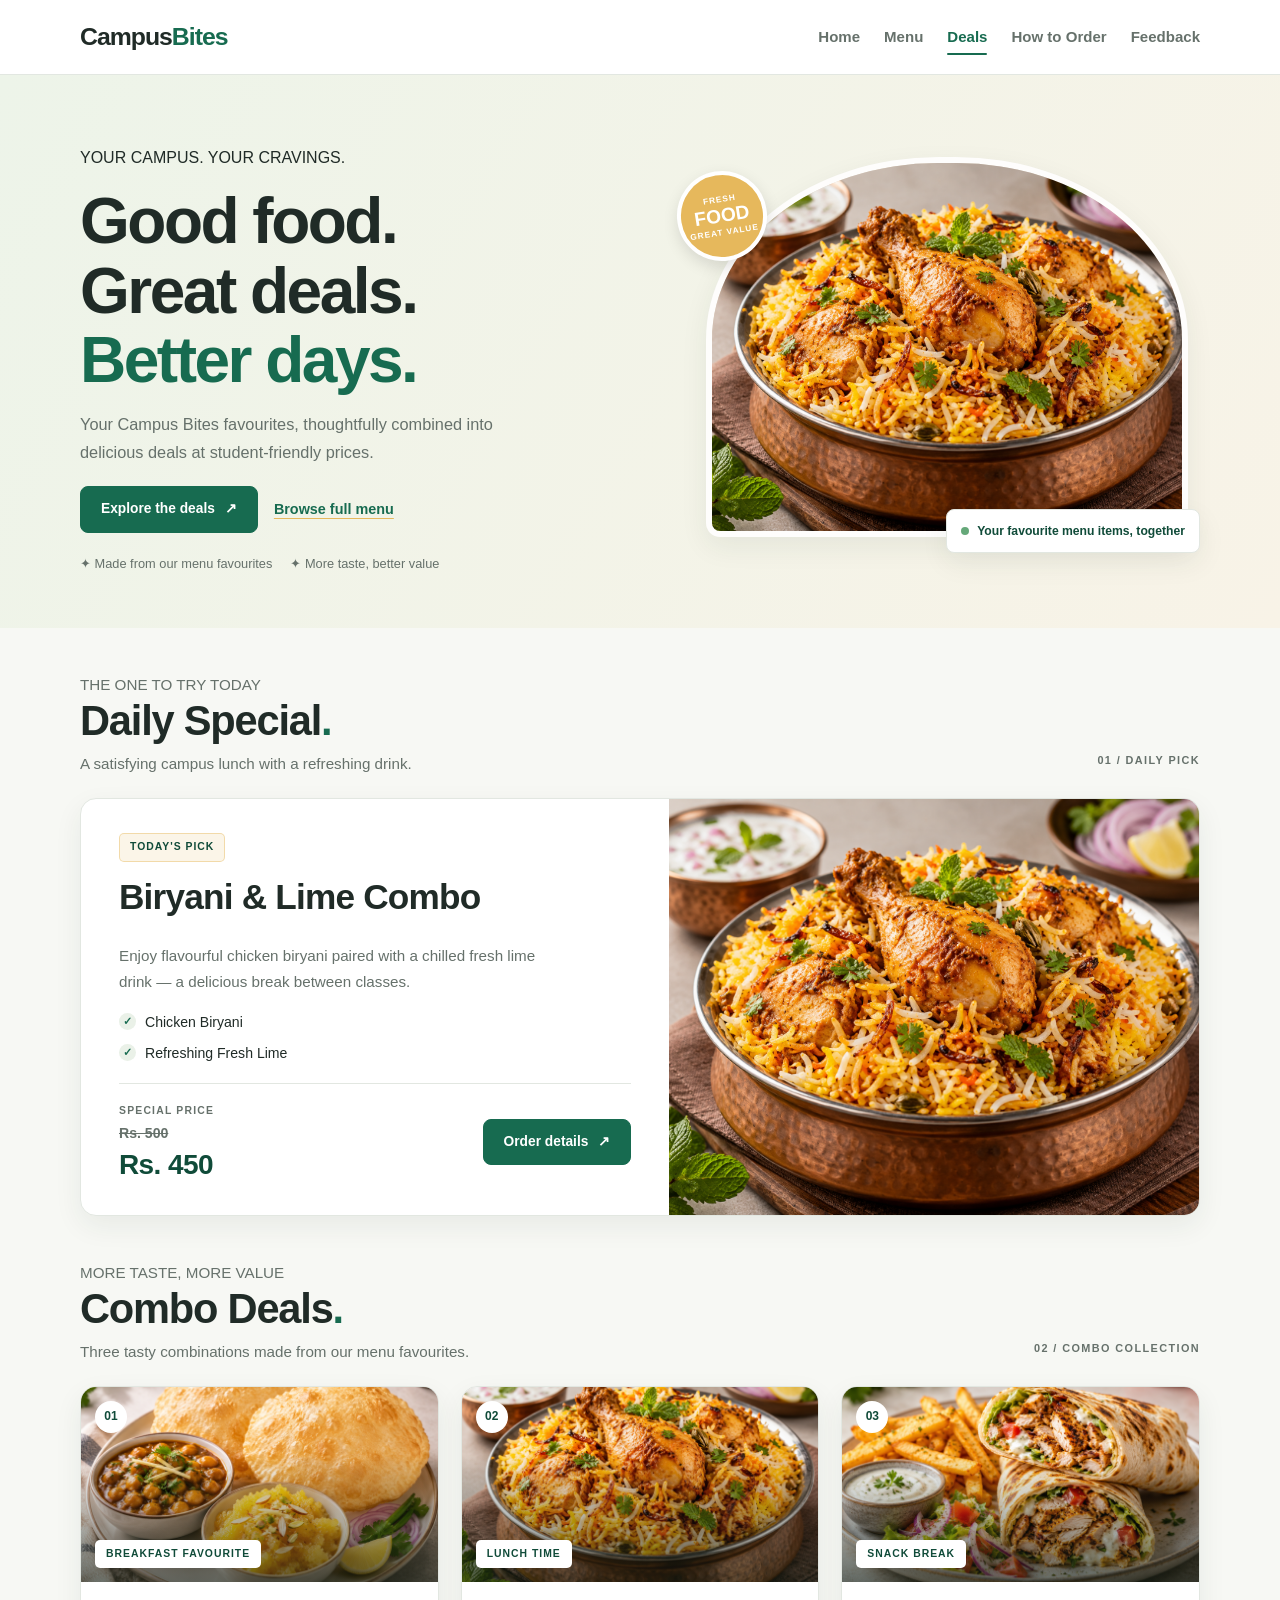
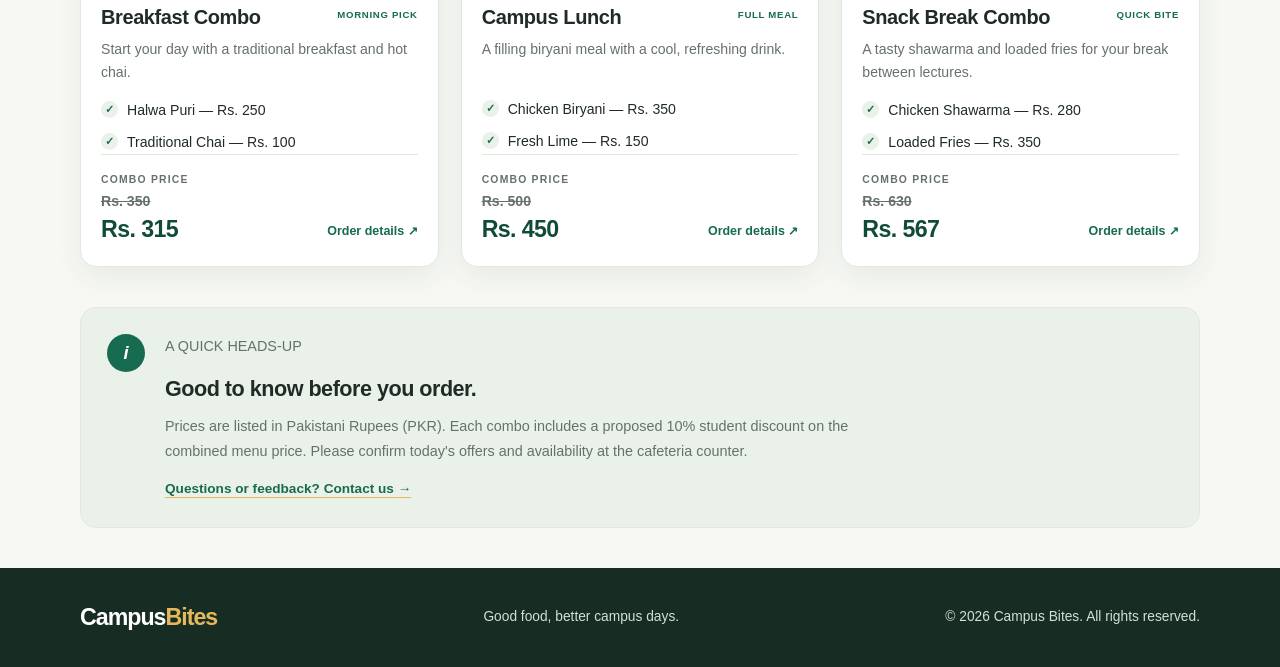
<file: src/deals.html>
<!DOCTYPE html>
<html lang="en">
<head>
    <meta charset="UTF-8">
    <meta name="viewport" content="width=device-width, initial-scale=1.0">
    <meta name="description" content="Explore student-friendly meal deals made from the Campus Bites menu.">
    <meta name="theme-color" content="#176b50">
    <title>Daily Specials &amp; Deals | Campus Bites</title>
    <link rel="stylesheet" href="../styles/style.css">
</head>

<body class="deals-page">
    <!-- Shared site navigation -->
    <header class="site-header">
        <div class="container header-inner">
            <a href="index.html" class="brand" aria-label="Campus Bites home">Campus<span>Bites</span></a>
            <nav class="site-nav" aria-label="Main navigation">
                <a href="index.html">Home</a>
                <a href="menu.html">Menu</a>
                <a href="deals.html" class="active" aria-current="page">Deals</a>
                <a href="order.html">How to Order</a>
                <a href="feedback.html">Feedback</a>
            </nav>
        </div>
    </header>

    <main>
        <!-- Deals hero -->
        <section class="deals-hero">
            <div class="deals-container deals-hero-grid">
                <div class="deals-hero-copy">
                    <p class="deals-eyebrow">YOUR CAMPUS. YOUR CRAVINGS.</p>
                    <h1>Good food.<br>Great deals.<br><span>Better days.</span></h1>
                    <p class="deals-hero-description">
                        Your Campus Bites favourites, thoughtfully combined
                        into delicious deals at student-friendly prices.
                    </p>
                    <div class="deals-hero-actions">
                        <a href="#combo-deals" class="deals-button">Explore the deals <span aria-hidden="true">↗</span></a>
                        <a href="menu.html" class="deals-secondary-link">Browse full menu</a>
                    </div>
                    <div class="deals-highlights">
                        <span>✦ Made from our menu favourites</span>
                        <span>✦ More taste, better value</span>
                    </div>
                </div>

                <div class="deals-hero-visual">
                    <div class="deals-hero-photo">
                        <img src="../images/ chicken-biryani.png" alt="Campus Bites chicken biryani" fetchpriority="high">
                    </div>
                    <div class="deals-hero-stamp" aria-label="Fresh food, great value">
                        <span>FRESH</span>
                        <strong>FOOD</strong>
                        <span>GREAT VALUE</span>
                    </div>
                    <div class="deals-hero-caption">
                        <span class="deals-status-dot"></span>
                        Your favourite menu items, together
                    </div>
                </div>
            </div>
        </section>

        <!-- Daily special: Chicken Biryani + Fresh Lime -->
        <section class="deals-section deals-container" aria-labelledby="special-heading">
            <div class="deals-section-heading">
                <div>
                    <p class="deals-eyebrow">THE ONE TO TRY TODAY</p>
                    <h2 id="special-heading">Daily Special<span>.</span></h2>
                    <p>A satisfying campus lunch with a refreshing drink.</p>
                </div>
                <span class="deals-section-index">01 / DAILY PICK</span>
            </div>

            <article class="daily-special-card">
                <div class="daily-special-content">
                    <span class="deals-tag">TODAY'S PICK</span>
                    <h3>Biryani &amp; Lime Combo</h3>
                    <p class="daily-special-description">
                        Enjoy flavourful chicken biryani paired with a chilled
                        fresh lime drink — a delicious break between classes.
                    </p>
                    <ul class="deals-feature-list">
                        <li>Chicken Biryani</li>
                        <li>Refreshing Fresh Lime</li>
                    </ul>
                    <div class="deals-price-row">
                        <div>
                            <span class="deals-price-label">SPECIAL PRICE</span>
                            <del class="deals-original-price">Rs. 500</del>
                            <p class="deals-price">Rs. 450</p>
                        </div>
                        <a href="order.html" class="deals-button">Order details <span aria-hidden="true">↗</span></a>
                    </div>
                </div>
                <div class="daily-special-art">
                    <img class="daily-special-photo" src="../images/ chicken-biryani.png" alt="Chicken biryani served with raita">
                </div>
            </article>
        </section>

        <!-- Combo deals: all items and images are from the Menu page -->
        <section class="deals-section deals-container" id="combo-deals" aria-labelledby="combo-heading">
            <div class="deals-section-heading">
                <div>
                    <p class="deals-eyebrow">MORE TASTE, MORE VALUE</p>
                    <h2 id="combo-heading">Combo Deals<span>.</span></h2>
                    <p>Three tasty combinations made from our menu favourites.</p>
                </div>
                <span class="deals-section-index">02 / COMBO COLLECTION</span>
            </div>

            <div class="combo-grid">
                <!-- Breakfast combo: Rs. 250 + Rs. 100 = Rs. 350; 10% offer = Rs. 315 -->
                <article class="combo-card">
                    <div class="combo-card-top">
                        <img src="../images/halwa-puri.png" alt="Traditional halwa puri breakfast" loading="lazy">
                        <span class="combo-number">01</span>
                        <span class="deals-tag combo-image-tag">BREAKFAST FAVOURITE</span>
                    </div>
                    <div class="combo-card-body">
                        <div class="combo-card-title-row">
                            <h3>Breakfast Combo</h3>
                            <span class="combo-type">MORNING PICK</span>
                        </div>
                        <p class="combo-description">Start your day with a traditional breakfast and hot chai.</p>
                        <ul class="deals-feature-list">
                            <li>Halwa Puri — Rs. 250</li>
                            <li>Traditional Chai — Rs. 100</li>
                        </ul>
                        <div class="combo-card-footer">
                            <div>
                                <span class="deals-price-label">COMBO PRICE</span>
                                <del class="deals-original-price">Rs. 350</del>
                                <p class="deals-price">Rs. 315</p>
                            </div>
                            <a href="order.html" class="deals-text-link">Order details <span aria-hidden="true">↗</span></a>
                        </div>
                    </div>
                </article>

                <!-- Lunch combo: Rs. 350 + Rs. 150 = Rs. 500; 10% offer = Rs. 450 -->
                <article class="combo-card">
                    <div class="combo-card-top">
                        <img src="../images/chicken-biryani-clean.png" alt="Chicken biryani with raita" loading="lazy">
                        <span class="combo-number">02</span>
                        <span class="deals-tag combo-image-tag">LUNCH TIME</span>
                    </div>
                    <div class="combo-card-body">
                        <div class="combo-card-title-row">
                            <h3>Campus Lunch</h3>
                            <span class="combo-type">FULL MEAL</span>
                        </div>
                        <p class="combo-description">A filling biryani meal with a cool, refreshing drink.</p>
                        <ul class="deals-feature-list">
                            <li>Chicken Biryani — Rs. 350</li>
                            <li>Fresh Lime — Rs. 150</li>
                        </ul>
                        <div class="combo-card-footer">
                            <div>
                                <span class="deals-price-label">COMBO PRICE</span>
                                <del class="deals-original-price">Rs. 500</del>
                                <p class="deals-price">Rs. 450</p>
                            </div>
                            <a href="order.html" class="deals-text-link">Order details <span aria-hidden="true">↗</span></a>
                        </div>
                    </div>
                </article>

                <!-- Snack combo: Rs. 280 + Rs. 350 = Rs. 630; 10% offer = Rs. 567 -->
                <article class="combo-card">
                    <div class="combo-card-top">
                        <img src="../images/chicken-shawarma.png" alt="Chicken shawarma wrap" loading="lazy">
                        <span class="combo-number">03</span>
                        <span class="deals-tag combo-image-tag">SNACK BREAK</span>
                    </div>
                    <div class="combo-card-body">
                        <div class="combo-card-title-row">
                            <h3>Snack Break Combo</h3>
                            <span class="combo-type">QUICK BITE</span>
                        </div>
                        <p class="combo-description">A tasty shawarma and loaded fries for your break between lectures.</p>
                        <ul class="deals-feature-list">
                            <li>Chicken Shawarma — Rs. 280</li>
                            <li>Loaded Fries — Rs. 350</li>
                        </ul>
                        <div class="combo-card-footer">
                            <div>
                                <span class="deals-price-label">COMBO PRICE</span>
                                <del class="deals-original-price">Rs. 630</del>
                                <p class="deals-price">Rs. 567</p>
                            </div>
                            <a href="order.html" class="deals-text-link">Order details <span aria-hidden="true">↗</span></a>
                        </div>
                    </div>
                </article>
            </div>
        </section>

        <!-- Ordering information -->
        <section class="deals-note deals-container" aria-labelledby="deals-note-heading">
            <div class="deals-note-icon" aria-hidden="true">i</div>
            <div class="deals-note-content">
                <p class="deals-eyebrow">A QUICK HEADS-UP</p>
                <h2 id="deals-note-heading">Good to know before you order.</h2>
                <p>
                    Prices are listed in Pakistani Rupees (PKR). Each combo
                    includes a proposed 10% student discount on the combined
                    menu price. Please confirm today's offers and availability
                    at the cafeteria counter.
                </p>
                <a href="feedback.html">Questions or feedback? Contact us <span aria-hidden="true">→</span></a>
            </div>
        </section>
    </main>

    <!-- Shared site footer -->
    <footer class="site-footer">
        <div class="container footer-inner">
            <a href="index.html" class="brand footer-brand" aria-label="Campus Bites home">Campus<span>Bites</span></a>
            <p>Good food, better campus days.</p>
            <p>&copy; 2026 Campus Bites. All rights reserved.</p>
        </div>
    </footer>
</body>
</html>
</file>
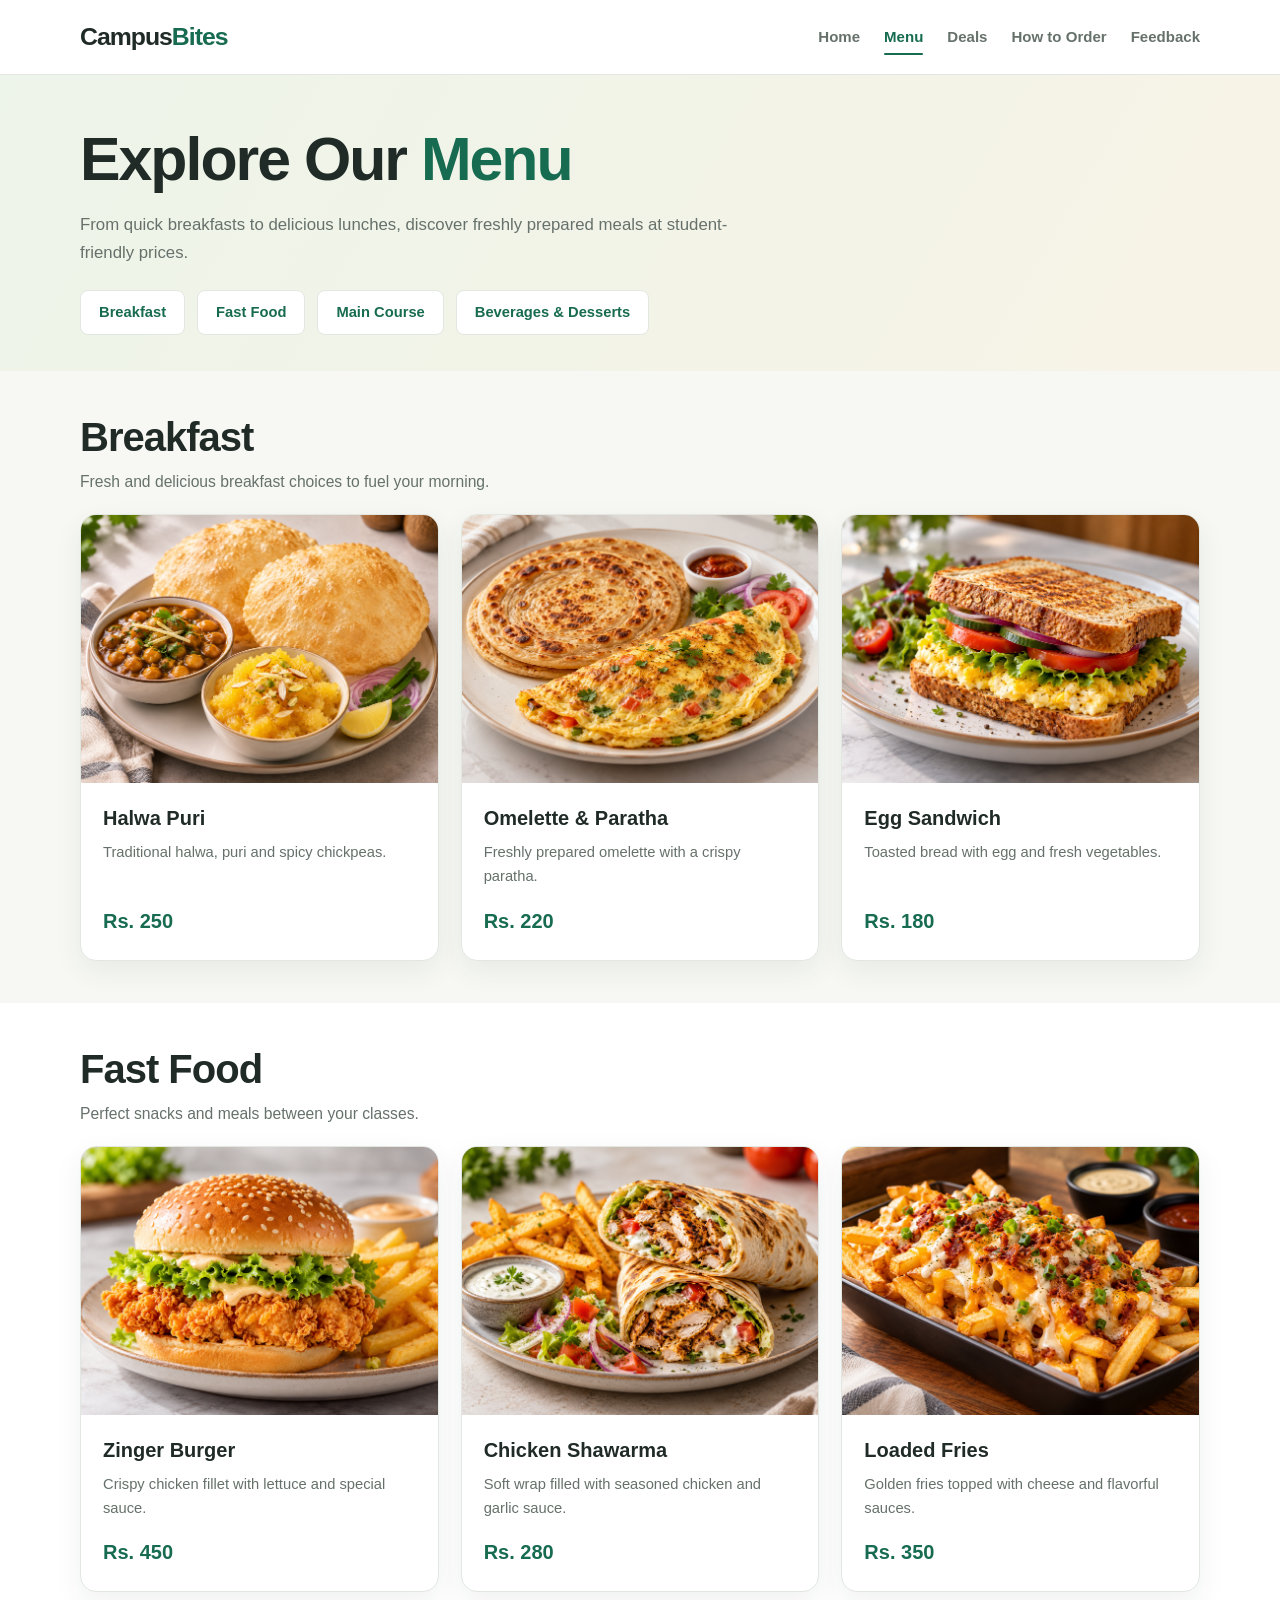
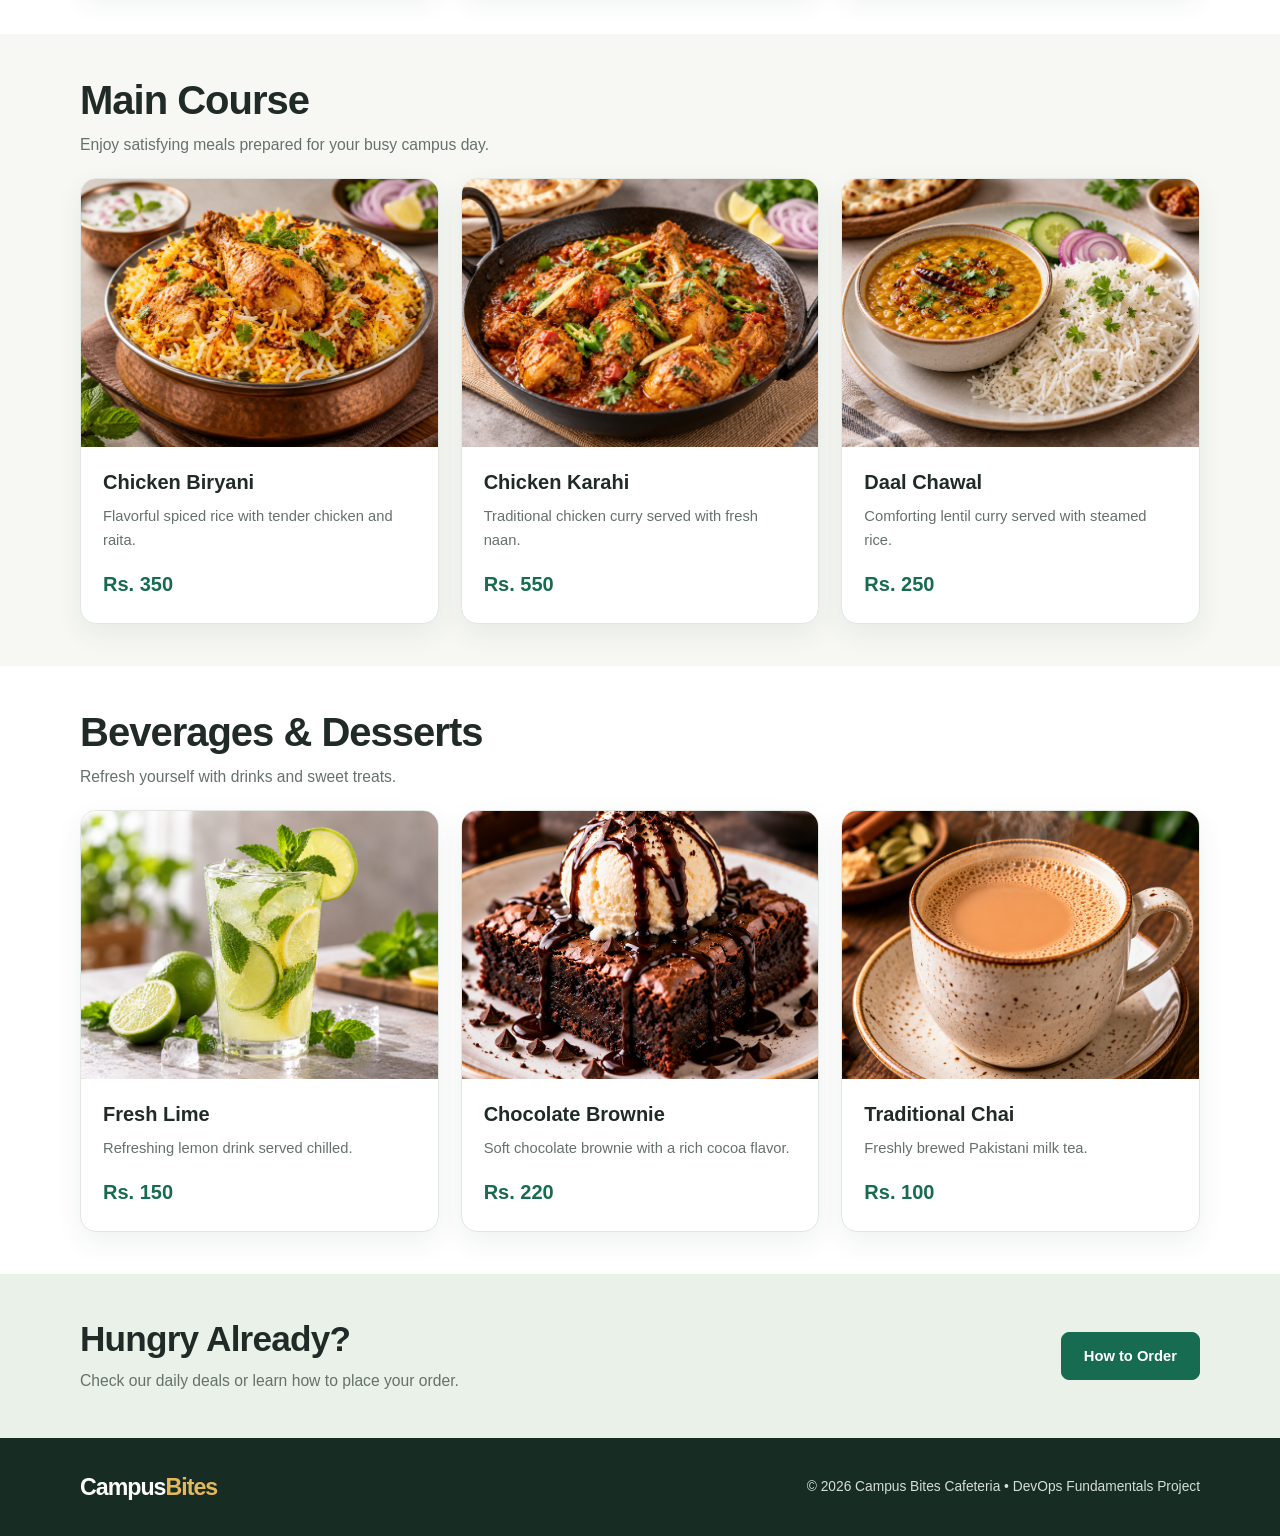
<file: src/menu.html>
<!DOCTYPE html>
<html lang="en">

<head>
    <!-- Basic document metadata -->
    <meta charset="UTF-8">
    <meta name="viewport" content="width=device-width, initial-scale=1.0">
    <meta name="description" content="Explore the Campus Bites menu with fresh breakfast, fast food, main courses, beverages and desserts at student-friendly prices.">
    <title>Our Menu | Campus Bites</title>

    <!-- Shared stylesheet across all pages -->
    <link rel="stylesheet" href="../styles/style.css">
</head>

<body>

    <!-- Shared Website Header and Navigation -->
    <header class="site-header">
        <div class="container header-inner">
            <a class="brand" href="index.html" aria-label="Campus Bites home">Campus<span>Bites</span></a>

            <nav class="site-nav" aria-label="Main Navigation">
                <a href="index.html">Home</a>
                <a class="active" href="menu.html" aria-current="page">Menu</a>
                <a href="deals.html">Deals</a>
                <a href="order.html">How to Order</a>
                <a href="feedback.html">Feedback</a>
            </nav>
        </div>
    </header>

    <main>

        <!-- Menu Introduction Hero Section -->
        <section class="menu-hero">
            <div class="container">
                <h1>Explore Our <span>Menu</span></h1>

                <p class="menu-hero-description">
                    From quick breakfasts to delicious lunches,
                    discover freshly prepared meals at student-friendly prices.
                </p>

                <!-- Category Navigation Filter Pills -->
                <nav class="menu-categories" aria-label="Menu Categories">
                    <a href="#breakfast">Breakfast</a>
                    <a href="#fast-food">Fast Food</a>
                    <a href="#main-course">Main Course</a>
                    <a href="#beverages">Beverages &amp; Desserts</a>
                </nav>
            </div>
        </section>

        <!-- Breakfast Menu Category Section -->
        <section class="section menu-section" id="breakfast">
            <div class="container">
                <h2>Breakfast</h2>
                <p class="menu-section-description">
                    Fresh and delicious breakfast choices to fuel your morning.
                </p>

                <div class="menu-grid">

                    <!-- Breakfast Item 1: Halwa Puri -->
                    <article class="menu-card">
                        <img src="../images/halwa-puri.png"
                             alt="Halwa puri served with chickpeas and traditional sweet halwa"
                             class="menu-card-image"
                             loading="lazy">

                        <div class="menu-card-content">
                            <h3>Halwa Puri</h3>
                            <p>Traditional halwa, puri and spicy chickpeas.</p>
                            <span class="menu-price">Rs. 250</span>
                        </div>
                    </article>

                    <!-- Breakfast Item 2: Omelette & Paratha -->
                    <article class="menu-card">
                        <img src="../images/omelette-paratha.png"
                             alt="Fresh omelette served with golden crispy paratha"
                             class="menu-card-image"
                             loading="lazy">

                        <div class="menu-card-content">
                            <h3>Omelette &amp; Paratha</h3>
                            <p>Freshly prepared omelette with a crispy paratha.</p>
                            <span class="menu-price">Rs. 220</span>
                        </div>
                    </article>

                    <!-- Breakfast Item 3: Egg Sandwich -->
                    <article class="menu-card">
                        <img src="../images/egg-sandwich.png"
                             alt="Toasted egg sandwich with vegetables"
                             class="menu-card-image"
                             loading="lazy">

                        <div class="menu-card-content">
                            <h3>Egg Sandwich</h3>
                            <p>Toasted bread with egg and fresh vegetables.</p>
                            <span class="menu-price">Rs. 180</span>
                        </div>
                    </article>

                </div>
            </div>
        </section>

        <!-- Fast Food Menu Category Section -->
        <section class="section menu-section menu-alternate" id="fast-food">
            <div class="container">
                <h2>Fast Food</h2>
                <p class="menu-section-description">
                    Perfect snacks and meals between your classes.
                </p>

                <div class="menu-grid">

                    <!-- Fast Food Item 1: Zinger Burger -->
                    <article class="menu-card">
                        <img src="../images/ zinger-burger.png"
                             alt="Crispy chicken zinger burger with lettuce and sauce"
                             class="menu-card-image"
                             loading="lazy">

                        <div class="menu-card-content">
                            <h3>Zinger Burger</h3>
                            <p>Crispy chicken fillet with lettuce and special sauce.</p>
                            <span class="menu-price">Rs. 450</span>
                        </div>
                    </article>

                    <!-- Fast Food Item 2: Chicken Shawarma -->
                    <article class="menu-card">
                        <img src="../images/chicken-shawarma.png"
                             alt="Chicken shawarma wrap filled with chicken and vegetables"
                             class="menu-card-image"
                             loading="lazy">

                        <div class="menu-card-content">
                            <h3>Chicken Shawarma</h3>
                            <p>Soft wrap filled with seasoned chicken and garlic sauce.</p>
                            <span class="menu-price">Rs. 280</span>
                        </div>
                    </article>

                    <!-- Fast Food Item 3: Loaded Fries -->
                    <article class="menu-card">
                        <img src="../images/ loaded-fries.png"
                             alt="Golden french fries topped with melted cheese and sauces"
                             class="menu-card-image"
                             loading="lazy">

                        <div class="menu-card-content">
                            <h3>Loaded Fries</h3>
                            <p>Golden fries topped with cheese and flavorful sauces.</p>
                            <span class="menu-price">Rs. 350</span>
                        </div>
                    </article>

                </div>
            </div>
        </section>

        <!-- Main Course Menu Category Section -->
        <section class="section menu-section" id="main-course">
            <div class="container">
                <h2>Main Course</h2>
                <p class="menu-section-description">
                    Enjoy satisfying meals prepared for your busy campus day.
                </p>

                <div class="menu-grid">

                    <!-- Main Course Item 1: Chicken Biryani -->
                    <article class="menu-card">
                        <img src="../images/ chicken-biryani.png"
                             alt="Traditional Pakistani chicken biryani served with raita"
                             class="menu-card-image"
                             loading="lazy">

                        <div class="menu-card-content">
                            <h3>Chicken Biryani</h3>
                            <p>Flavorful spiced rice with tender chicken and raita.</p>
                            <span class="menu-price">Rs. 350</span>
                        </div>
                    </article>

                    <!-- Main Course Item 2: Chicken Karahi -->
                    <article class="menu-card">
                        <img src="../images/ chicken-karahi.png"
                             alt="Traditional Pakistani chicken karahi with fresh naan"
                             class="menu-card-image"
                             loading="lazy">

                        <div class="menu-card-content">
                            <h3>Chicken Karahi</h3>
                            <p>Traditional chicken curry served with fresh naan.</p>
                            <span class="menu-price">Rs. 550</span>
                        </div>
                    </article>

                    <!-- Main Course Item 3: Daal Chawal -->
                    <article class="menu-card">
                        <img src="../images/ daal-chawal.png"
                             alt="Pakistani lentil curry served with white rice"
                             class="menu-card-image"
                             loading="lazy">

                        <div class="menu-card-content">
                            <h3>Daal Chawal</h3>
                            <p>Comforting lentil curry served with steamed rice.</p>
                            <span class="menu-price">Rs. 250</span>
                        </div>
                    </article>

                </div>
            </div>
        </section>

        <!-- Beverages and Desserts Category Section -->
        <section class="section menu-section menu-alternate" id="beverages">
            <div class="container">
                <h2>Beverages &amp; Desserts</h2>
                <p class="menu-section-description">
                    Refresh yourself with drinks and sweet treats.
                </p>

                <div class="menu-grid">

                    <!-- Beverage Item 1: Fresh Lime -->
                    <article class="menu-card">
                        <img src="../images/ fresh-lime.png"
                             alt="Refreshing fresh lime drink with lemon and mint"
                             class="menu-card-image"
                             loading="lazy">

                        <div class="menu-card-content">
                            <h3>Fresh Lime</h3>
                            <p>Refreshing lemon drink served chilled.</p>
                            <span class="menu-price">Rs. 150</span>
                        </div>
                    </article>

                    <!-- Dessert Item 2: Chocolate Brownie -->
                    <article class="menu-card">
                        <img src="../images/chocolate-brownie.png"
                             alt="Rich chocolate brownie with chocolate sauce"
                             class="menu-card-image"
                             loading="lazy">

                        <div class="menu-card-content">
                            <h3>Chocolate Brownie</h3>
                            <p>Soft chocolate brownie with a rich cocoa flavor.</p>
                            <span class="menu-price">Rs. 220</span>
                        </div>
                    </article>

                    <!-- Beverage Item 3: Traditional Chai -->
                    <article class="menu-card">
                        <img src="../images/traditional-chai.png"
                             alt="Hot traditional Pakistani milk tea served in a ceramic cup"
                             class="menu-card-image"
                             loading="lazy">

                        <div class="menu-card-content">
                            <h3>Traditional Chai</h3>
                            <p>Freshly brewed Pakistani milk tea.</p>
                            <span class="menu-price">Rs. 100</span>
                        </div>
                    </article>

                </div>
            </div>
        </section>

        <!-- Ordering Call to Action Banner -->
        <section class="feedback-banner">
            <div class="container feedback-banner-inner">
                <div>
                    <h2>Hungry Already?</h2>
                    <p>
                        Check our daily deals or learn how to place your order.
                    </p>
                </div>

                <a class="btn btn-primary" href="order.html">
                    How to Order
                </a>
            </div>
        </section>

    </main>

    <!-- Shared Website Footer -->
    <footer class="site-footer">
        <div class="container footer-inner">
            <a class="brand footer-brand" href="index.html" aria-label="Campus Bites home">
                Campus<span>Bites</span>
            </a>

            <p>
                &copy; 2026 Campus Bites Cafeteria &bull; DevOps Fundamentals Project
            </p>
        </div>
    </footer>

</body>
</html>
</file>
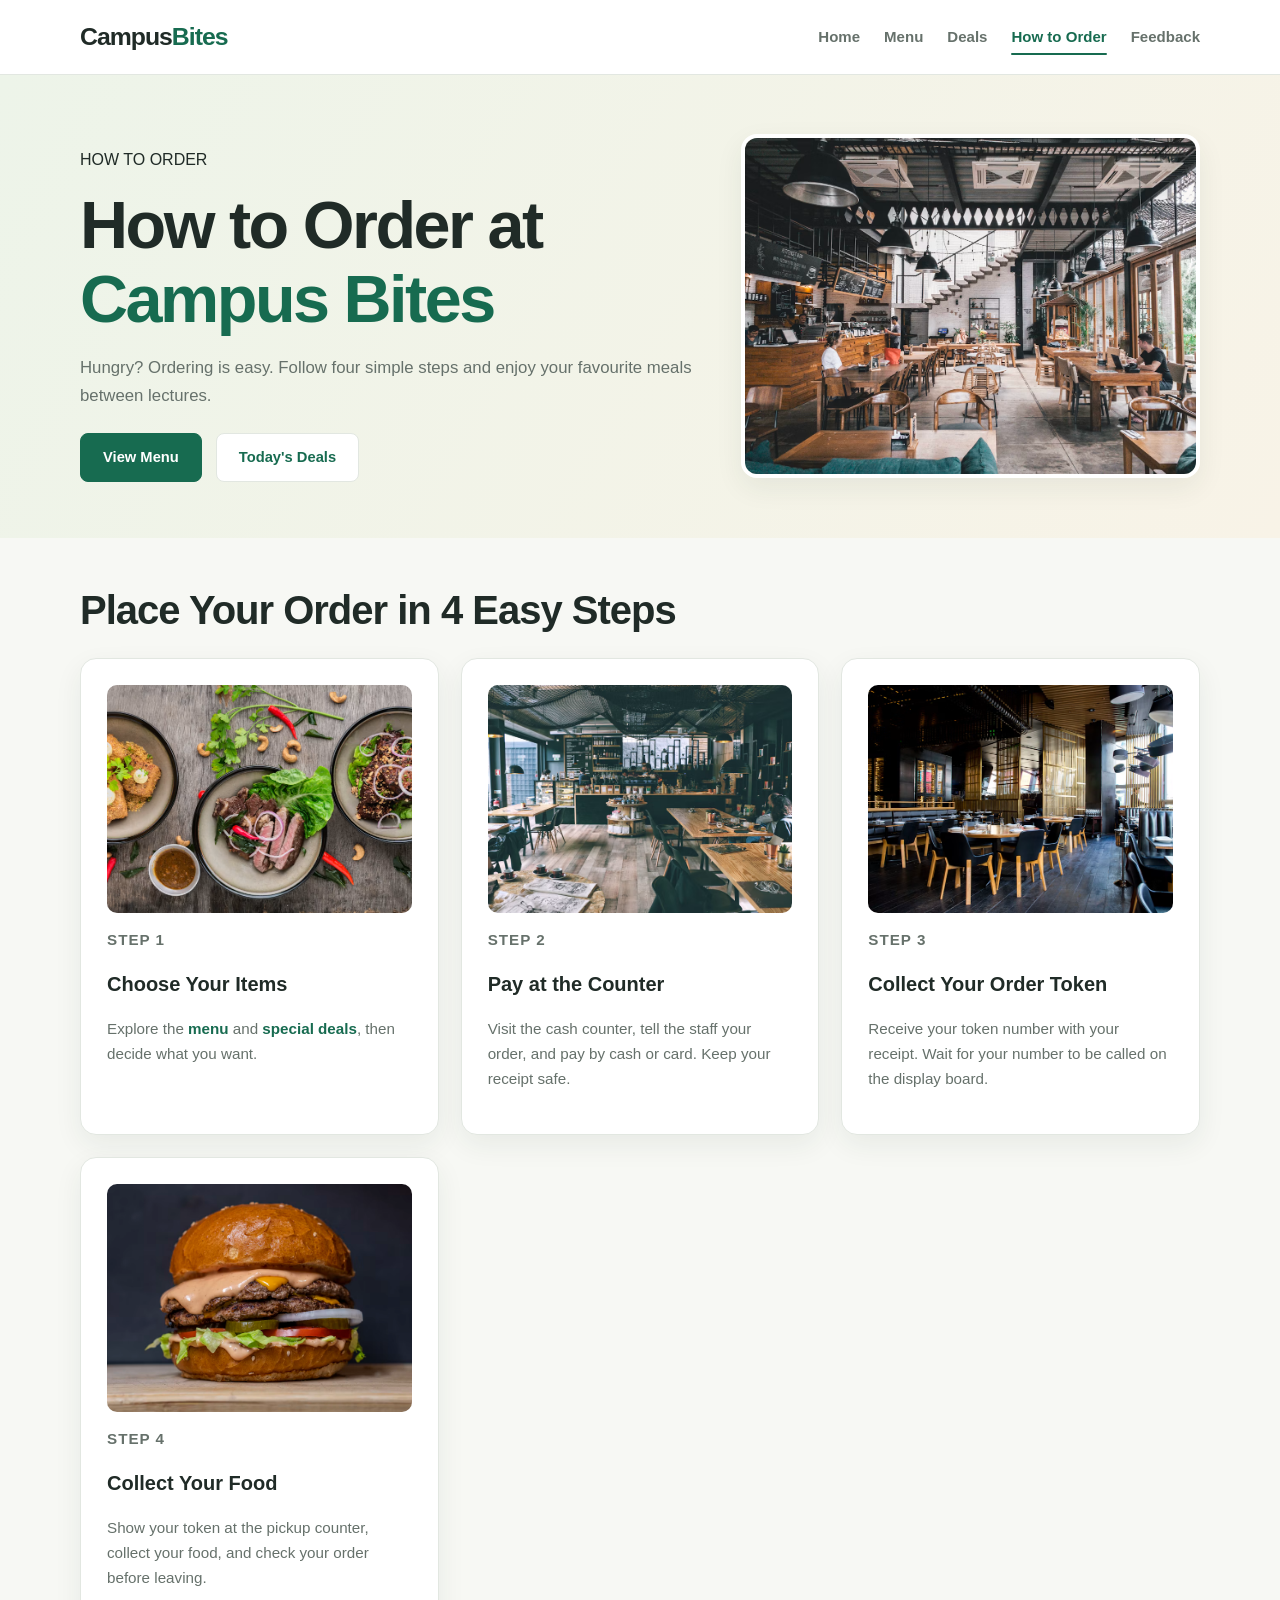
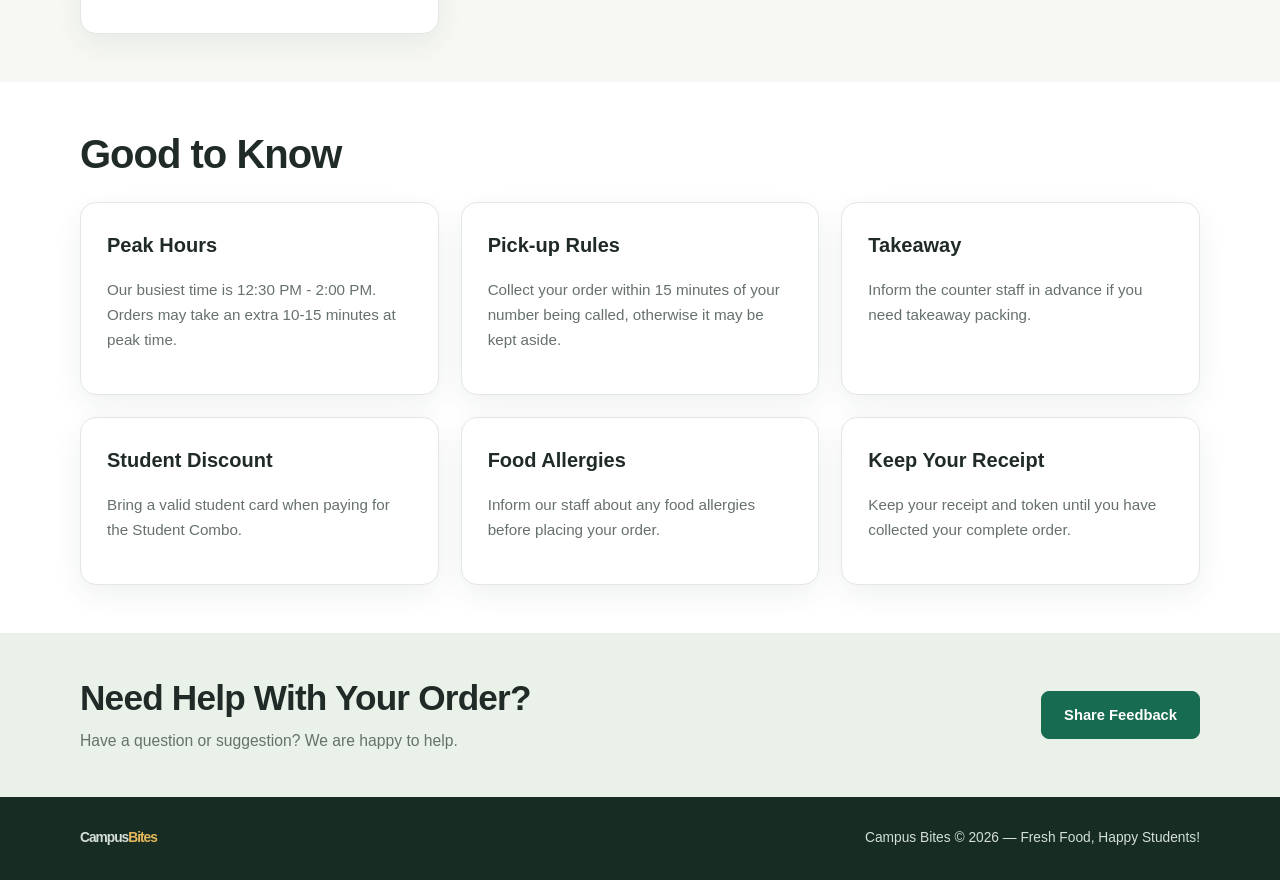
<file: src/order.html>
<!DOCTYPE html>
<html lang="en">
<head>
<meta charset="UTF-8">
<meta name="viewport" content="width=device-width, initial-scale=1.0">
<title>How to Order | Campus Bites</title>
<link rel="stylesheet" href="../styles/style.css">
</head>
<body>
<header class="site-header">
  <div class="container header-inner">
    <a class="brand" href="index.html">Campus<span>Bites</span></a>
    <nav class="site-nav" aria-label="Main Navigation">
      <a href="index.html">Home</a>
      <a href="menu.html">Menu</a>
      <a href="deals.html">Deals</a>
      <a class="active" href="order.html">How to Order</a>
      <a href="feedback.html">Feedback</a>
    </nav>
  </div>
</header>

<main>
  <section class="hero">
    <div class="container hero-content order-hero-grid">
      <div>
        <p class="eyebrow">HOW TO ORDER</p>
        <h1>How to Order at <span>Campus Bites</span></h1>
        <p class="hero-description">Hungry? Ordering is easy. Follow four simple steps and enjoy your favourite meals between lectures.</p>
        <div class="hero-actions">
          <a class="btn btn-primary" href="menu.html">View Menu</a>
          <a class="btn btn-secondary" href="deals.html">Today's Deals</a>
        </div>
      </div>
      <figure class="order-hero-image">
        <img src="../images/cafeteria-interior.jpg" alt="Students enjoying food inside a busy campus cafeteria" fetchpriority="high">
      </figure>
    </div>
  </section>

  <section class="section">
    <div class="container">
      <h2>Place Your Order in 4 Easy Steps</h2>
      <div class="card-grid">
        <article class="feature-card">
          <img class="order-card-image" src="../images/meal-plate.jpg" alt="A freshly prepared meal plate to choose from the menu" loading="lazy">
          <p class="card-number">STEP 1</p>
          <h3>Choose Your Items</h3>
          <p>Explore the <a class="text-link" href="menu.html">menu</a> and <a class="text-link" href="deals.html">special deals</a>, then decide what you want.</p>
        </article>
        <article class="feature-card">
          <img class="order-card-image" src="../images/pay-counter.jpg" alt="A cafeteria counter where students pay for their order" loading="lazy">
          <p class="card-number">STEP 2</p>
          <h3>Pay at the Counter</h3>
          <p>Visit the cash counter, tell the staff your order, and pay by cash or card. Keep your receipt safe.</p>
        </article>
        <article class="feature-card">
          <img class="order-card-image" src="../images/waiting-area.jpg" alt="Tables inside a restaurant where customers wait for their order number" loading="lazy">
          <p class="card-number">STEP 3</p>
          <h3>Collect Your Order Token</h3>
          <p>Receive your token number with your receipt. Wait for your number to be called on the display board.</p>
        </article>
        <article class="feature-card">
          <img class="order-card-image" src="../images/burger-pickup.jpg" alt="A freshly prepared burger ready to collect at the pickup counter" loading="lazy">
          <p class="card-number">STEP 4</p>
          <h3>Collect Your Food</h3>
          <p>Show your token at the pickup counter, collect your food, and check your order before leaving.</p>
        </article>
      </div>
    </div>
  </section>

  <section class="section quick-links">
    <div class="container">
      <h2>Good to Know</h2>
      <div class="card-grid">
        <article class="feature-card">
          <h3>Peak Hours</h3>
          <p>Our busiest time is 12:30 PM - 2:00 PM. Orders may take an extra 10-15 minutes at peak time.</p>
        </article>
        <article class="feature-card">
          <h3>Pick-up Rules</h3>
          <p>Collect your order within 15 minutes of your number being called, otherwise it may be kept aside.</p>
        </article>
        <article class="feature-card">
          <h3>Takeaway</h3>
          <p>Inform the counter staff in advance if you need takeaway packing.</p>
        </article>
        <article class="feature-card">
          <h3>Student Discount</h3>
          <p>Bring a valid student card when paying for the Student Combo.</p>
        </article>
        <article class="feature-card">
          <h3>Food Allergies</h3>
          <p>Inform our staff about any food allergies before placing your order.</p>
        </article>
        <article class="feature-card">
          <h3>Keep Your Receipt</h3>
          <p>Keep your receipt and token until you have collected your complete order.</p>
        </article>
      </div>
    </div>
  </section>

  <section class="feedback-banner">
    <div class="container feedback-banner-inner">
      <div>
        <h2>Need Help With Your Order?</h2>
        <p>Have a question or suggestion? We are happy to help.</p>
      </div>
      <a class="btn btn-primary" href="feedback.html">Share Feedback</a>
    </div>
  </section>
</main>

<footer class="site-footer">
  <div class="container footer-inner">
    <p class="footer-brand">Campus<span>Bites</span></p>
    <p>Campus Bites &copy; 2026 — Fresh Food, Happy Students!</p>
  </div>
</footer>
</body>
</html>
</file>
<file: styles/style.css>
/* ==========================================================================
   CAMPUS BITES — COMPLETE SHARED STYLESHEET
   Shared across all pages: Home, Menu, Deals, How to Order, Feedback
   ========================================================================== */

/* ==========================================================================
   1. CSS CUSTOM PROPERTIES (DESIGN TOKENS)
   Unified color palette, typography tokens, radius, and elevation tokens
   ========================================================================== */
:root {
    /* Brand color palette */
    --color-primary: #176b50;
    --color-primary-dark: #104b39;
    --color-accent: #e6b85c;
    --color-background: #f7f8f4;
    --color-surface: #ffffff;
    --color-text: #202b27;
    --color-muted: #66716b;
    --color-border: #e2e7e1;

    /* Shape & elevation tokens */
    --radius: 16px;
    --shadow: 0 10px 28px rgba(26, 53, 39, 0.07);
    --shadow-hover: 0 16px 36px rgba(26, 53, 39, 0.12);
}

/* ==========================================================================
   2. GLOBAL RESETS & BASE TYPOGRAPHY
   Standard cross-browser resets and foundational element formatting
   ========================================================================== */
*,
*::before,
*::after {
    box-sizing: border-box;
}

html {
    scroll-behavior: smooth;
}

body {
    margin: 0;
    color: var(--color-text);
    background: var(--color-background);
    font-family: Arial, Helvetica, sans-serif;
    line-height: 1.65;
}

img {
    display: block;
    max-width: 100%;
}

a {
    color: inherit;
    text-decoration: none;
    transition: color 0.2s ease;
}

a:focus-visible,
button:focus-visible {
    outline: 3px solid var(--color-accent);
    outline-offset: 3px;
}

/* ==========================================================================
   3. SHARED LAYOUT CONTAINERS & UTILITY CLASSES
   Standard responsive containers, section spacing, and utility classes
   ========================================================================== */
.container {
    width: min(1120px, calc(100% - 40px));
    margin-inline: auto;
}

/* Refined section spacing for a cohesive, balanced vertical rhythm */
.section {
    padding: 48px 0;
}

.section h2,
.feedback-banner h2 {
    margin: 0 0 14px;
    font-size: clamp(1.8rem, 3.8vw, 2.5rem);
    line-height: 1.2;
    letter-spacing: -1px;
}

.text-link {
    display: inline-flex;
    align-items: center;
    gap: 4px;
    color: var(--color-primary);
    font-weight: 700;
    transition: color 0.2s ease, transform 0.2s ease;
}

.text-link:hover {
    color: var(--color-primary-dark);
    transform: translateX(3px);
}

.small-note {
    color: var(--color-muted);
    font-size: 0.8rem;
}

/* ==========================================================================
   4. SHARED SITE HEADER & NAVIGATION
   Consistent header bar, branding logo, and accessible nav links
   ========================================================================== */
.site-header {
    background: var(--color-surface);
    border-bottom: 1px solid var(--color-border);
    position: relative;
    z-index: 10;
}

.header-inner {
    min-height: 74px;
    display: flex;
    align-items: center;
    justify-content: space-between;
    gap: 24px;
}

.brand {
    flex-shrink: 0;
    font-size: 1.55rem;
    font-weight: 800;
    letter-spacing: -1px;
    color: var(--color-text);
}

.brand span {
    color: var(--color-primary);
}

.site-nav {
    display: flex;
    flex-wrap: wrap;
    align-items: center;
    gap: 24px;
}

.site-nav a {
    color: var(--color-muted);
    font-size: 0.94rem;
    font-weight: 600;
    padding: 6px 0;
    position: relative;
    transition: color 0.2s ease;
}

.site-nav a:hover,
.site-nav a.active {
    color: var(--color-primary);
}

.site-nav a.active {
    font-weight: 700;
}

.site-nav a.active::after {
    content: "";
    position: absolute;
    bottom: 0;
    left: 0;
    width: 100%;
    height: 2px;
    background: var(--color-primary);
    border-radius: 2px;
}

/* ==========================================================================
   5. BUTTONS & SHARED HERO COMPONENTS
   Interactive button styles and base hero section presentation
   ========================================================================== */
.btn {
    display: inline-flex;
    justify-content: center;
    align-items: center;
    min-height: 46px;
    padding: 11px 22px;
    border: 1px solid transparent;
    border-radius: 8px;
    font-size: 0.92rem;
    font-weight: 700;
    cursor: pointer;
    text-decoration: none;
    transition: transform 0.2s ease, background 0.2s ease, box-shadow 0.2s ease;
}

.btn:hover {
    transform: translateY(-2px);
}

.btn-primary {
    color: #ffffff;
    background: var(--color-primary);
    border-color: var(--color-primary);
}

.btn-primary:hover {
    background: var(--color-primary-dark);
    border-color: var(--color-primary-dark);
    box-shadow: 0 8px 20px rgba(16, 75, 57, 0.2);
}

.btn-secondary {
    color: var(--color-primary);
    background: #ffffff;
    border-color: var(--color-border);
}

.btn-secondary:hover {
    background: #f0f4ef;
    border-color: var(--color-primary);
}

.hero {
    padding: 56px 0;
    background: linear-gradient(120deg, #edf4e9, #f8f3e7);
}

.hero-content {
    max-width: 1120px;
}

.hero h1 {
    max-width: 760px;
    margin: 0;
    font-size: clamp(2.4rem, 5.2vw, 4.2rem);
    line-height: 1.1;
    letter-spacing: -2.5px;
}

.hero h1 span {
    color: var(--color-primary);
}

.hero-description {
    max-width: 640px;
    margin: 18px 0 24px;
    color: var(--color-muted);
    font-size: 1.05rem;
    line-height: 1.65;
}

.hero-actions {
    display: flex;
    flex-wrap: wrap;
    align-items: center;
    gap: 14px;
}

.hero-actions .btn {
    text-decoration: none;
}

/* ==========================================================================
   6. HOMEPAGE SPECIFIC STYLES
   Hero grid with photo, welcome info-card, and quick links feature cards
   ========================================================================== */
.home-hero-grid {
    display: grid;
    grid-template-columns: 1.15fr 0.85fr;
    align-items: center;
    gap: 40px;
}

.home-hero-visual {
    position: relative;
}

.home-hero-image {
    width: 100%;
    aspect-ratio: 4 / 3;
    object-fit: cover;
    border-radius: var(--radius);
    border: 4px solid #ffffff;
    box-shadow: var(--shadow);
}

.welcome-grid {
    display: grid;
    grid-template-columns: 1.3fr 0.9fr;
    align-items: center;
    gap: 48px;
}

.welcome-grid > div:first-child > p {
    color: var(--color-muted);
    font-size: 1.02rem;
    margin-bottom: 20px;
}

.welcome-card-image {
    width: 100%;
    height: 140px;
    object-fit: cover;
    border-radius: 10px;
    margin-bottom: 16px;
    border: 1px solid var(--color-border);
}

.info-card,
.feature-card {
    padding: 26px;
    background: var(--color-surface);
    border: 1px solid var(--color-border);
    border-radius: var(--radius);
    box-shadow: var(--shadow);
    transition: transform 0.2s ease, box-shadow 0.2s ease;
}

.info-card h3,
.feature-card h3 {
    margin-top: 0;
    margin-bottom: 10px;
    font-size: 1.25rem;
}

.info-card p {
    margin-bottom: 14px;
    color: var(--color-muted);
}

.info-card p:last-child {
    margin-bottom: 0;
}

.quick-links {
    background: #ffffff;
}

.card-grid {
    display: grid;
    grid-template-columns: repeat(3, minmax(0, 1fr));
    gap: 22px;
    margin-top: 24px;
}

.feature-card:hover {
    transform: translateY(-4px);
    box-shadow: var(--shadow-hover);
}

.feature-card-image {
    display: block;
    width: 100%;
    aspect-ratio: 16 / 10;
    object-fit: cover;
    border-radius: 10px;
    margin-bottom: 16px;
}

.feature-card p {
    color: var(--color-muted);
    margin-bottom: 16px;
    font-size: 0.95rem;
}

/* ==========================================================================
   7. MENU PAGE SPECIFIC STYLES
   Category filter pills, section anchors, and food item product cards
   ========================================================================== */
.menu-hero {
    padding: 50px 0 36px;
    background: linear-gradient(120deg, #edf4e9, #f8f3e7);
}

.menu-hero h1 {
    margin: 0;
    font-size: clamp(2.4rem, 5vw, 3.8rem);
    line-height: 1.15;
    letter-spacing: -2px;
}

.menu-hero h1 span {
    color: var(--color-primary);
}

.menu-hero-description {
    max-width: 650px;
    margin: 16px 0 24px;
    color: var(--color-muted);
    font-size: 1.05rem;
}

.menu-categories {
    display: flex;
    flex-wrap: wrap;
    gap: 12px;
}

.menu-categories a {
    display: inline-block;
    padding: 9px 18px;
    background: var(--color-surface);
    color: var(--color-primary);
    border: 1px solid var(--color-border);
    border-radius: 8px;
    font-weight: 700;
    font-size: 0.92rem;
    transition: background 0.2s ease, color 0.2s ease, transform 0.2s ease;
}

.menu-categories a:hover,
.menu-categories a:focus-visible {
    background: var(--color-primary);
    color: #ffffff;
    border-color: var(--color-primary);
    transform: translateY(-2px);
}

.menu-section {
    scroll-margin-top: 24px;
    padding: 42px 0;
}

.menu-section h2 {
    margin-bottom: 8px;
}

.menu-section-description {
    margin: 0 0 20px;
    color: var(--color-muted);
    font-size: 0.98rem;
}

.menu-alternate {
    background: #ffffff;
}

.menu-grid {
    display: grid;
    grid-template-columns: repeat(3, minmax(0, 1fr));
    gap: 22px;
    margin-top: 20px;
}

.menu-card {
    display: flex;
    flex-direction: column;
    overflow: hidden;
    padding: 0;
    background: var(--color-surface);
    border: 1px solid var(--color-border);
    border-radius: var(--radius);
    box-shadow: var(--shadow);
    transition: transform 0.2s ease, box-shadow 0.2s ease;
}

.menu-card:hover {
    transform: translateY(-4px);
    box-shadow: var(--shadow-hover);
}

.menu-card-image {
    display: block;
    width: 100%;
    aspect-ratio: 4 / 3;
    object-fit: cover;
}

.menu-card-content {
    display: flex;
    flex-direction: column;
    flex: 1;
    padding: 22px;
}

.menu-card h3 {
    margin: 0 0 8px;
    font-size: 1.25rem;
    line-height: 1.35;
}

.menu-card p {
    flex-grow: 1;
    margin: 0 0 16px;
    color: var(--color-muted);
    font-size: 0.92rem;
}

.menu-price {
    display: block;
    margin-top: auto;
    color: var(--color-primary);
    font-size: 1.25rem;
    font-weight: 800;
}

/* ==========================================================================
   8. DEALS PAGE SPECIFIC STYLES
   Visual photo arch, decorative stamp, daily special card, combo deals & note
   ========================================================================== */
.deals-page {
    margin: 0;
    background: var(--color-background);
    color: var(--color-text);
}

.deals-container {
    width: min(1120px, calc(100% - 40px));
    margin-inline: auto;
}

.deals-hero {
    position: relative;
    overflow: hidden;
    padding: 54px 0;
    background: linear-gradient(120deg, #edf4e9, #f8f3e7);
}

.deals-hero-grid {
    display: grid;
    grid-template-columns: 1.05fr 0.95fr;
    align-items: center;
    gap: 48px;
}

.deals-hero-copy {
    min-width: 0;
}

.deals-hero-copy h1 {
    margin: 0 0 16px;
    color: var(--color-text);
    font-size: clamp(2.6rem, 5vw, 4.4rem);
    font-weight: 800;
    letter-spacing: -2.5px;
    line-height: 1.08;
}

.deals-hero-copy h1 span {
    color: var(--color-primary);
}

.deals-hero-description {
    max-width: 460px;
    margin-bottom: 20px;
    color: var(--color-muted);
    font-size: 1.02rem;
    line-height: 1.7;
}

.deals-hero-actions {
    display: flex;
    align-items: center;
    flex-wrap: wrap;
    gap: 16px;
}

.deals-button {
    display: inline-flex;
    min-height: 46px;
    align-items: center;
    justify-content: center;
    gap: 10px;
    padding: 11px 20px;
    border: 1px solid var(--color-primary);
    border-radius: 8px;
    background: var(--color-primary);
    color: #ffffff !important;
    font-size: 0.86rem;
    font-weight: 700;
    text-align: center;
    transition: background 0.2s ease, transform 0.2s ease, box-shadow 0.2s ease;
}

.deals-button:hover {
    transform: translateY(-2px);
    border-color: var(--color-primary-dark);
    background: var(--color-primary-dark);
    box-shadow: 0 8px 20px rgba(16, 75, 57, 0.2);
}

.deals-secondary-link {
    color: var(--color-primary);
    font-size: 0.9rem;
    font-weight: 700;
    text-decoration: underline;
    text-decoration-color: var(--color-accent);
    text-underline-offset: 4px;
    transition: color 0.2s ease;
}

.deals-secondary-link:hover {
    color: var(--color-primary-dark);
}

.deals-highlights {
    display: flex;
    flex-wrap: wrap;
    gap: 8px 18px;
    margin-top: 20px;
    color: var(--color-muted);
    font-size: 0.8rem;
}

.deals-hero-visual {
    position: relative;
    min-width: 0;
    padding: 10px 12px 20px 15px;
}

.deals-hero-photo {
    height: 380px;
    overflow: hidden;
    border: 6px solid rgba(255, 255, 255, 0.95);
    border-radius: 48% 48% 14px 14px;
    background: #e7ddcb;
    box-shadow: var(--shadow);
}

.deals-hero-photo img {
    width: 100%;
    height: 100%;
    object-fit: cover;
    object-position: center;
    transition: transform 500ms ease;
}

.deals-hero-photo:hover img {
    transform: scale(1.04);
}

.deals-hero-stamp {
    position: absolute;
    top: 24px;
    left: -14px;
    z-index: 2;
    display: flex;
    width: 90px;
    height: 90px;
    flex-direction: column;
    align-items: center;
    justify-content: center;
    border: 4px solid #ffffff;
    border-radius: 50%;
    background: var(--color-accent);
    color: #ffffff;
    line-height: 1.2;
    text-align: center;
    transform: rotate(-9deg);
    box-shadow: 0 6px 16px rgba(0, 0, 0, 0.12);
}

.deals-hero-stamp span {
    font-size: 0.52rem;
    font-weight: 800;
    letter-spacing: 1px;
}

.deals-hero-stamp strong {
    font-size: 1.2rem;
}

.deals-hero-caption {
    position: absolute;
    right: 0;
    bottom: 4px;
    display: flex;
    align-items: center;
    gap: 8px;
    padding: 11px 14px;
    border: 1px solid var(--color-border);
    border-radius: 8px;
    background: #ffffff;
    box-shadow: var(--shadow);
    color: var(--color-primary-dark);
    font-size: 0.76rem;
    font-weight: 700;
}

.deals-status-dot {
    width: 8px;
    height: 8px;
    flex-shrink: 0;
    border-radius: 50%;
    background: #65a879;
}

.deals-section {
    padding-top: 44px;
}

.deals-section-heading {
    display: flex;
    align-items: flex-end;
    justify-content: space-between;
    gap: 20px;
    margin-bottom: 22px;
}

.deals-section-heading h2 {
    margin: 0 0 6px;
    color: var(--color-text);
    font-size: clamp(1.8rem, 3.5vw, 2.6rem);
    letter-spacing: -1.2px;
    line-height: 1.15;
}

.deals-section-heading h2 span {
    color: var(--color-primary);
}

.deals-section-heading p {
    margin: 0;
    color: var(--color-muted);
    font-size: 0.95rem;
}

.deals-section-index {
    padding-bottom: 6px;
    color: var(--color-muted);
    font-size: 0.68rem;
    font-weight: 700;
    letter-spacing: 1.4px;
    white-space: nowrap;
}

.daily-special-card {
    display: grid;
    grid-template-columns: 1fr 0.9fr;
    align-items: stretch;
    overflow: hidden;
    border: 1px solid var(--color-border);
    border-radius: var(--radius);
    background: #ffffff;
    box-shadow: var(--shadow);
}

.daily-special-content {
    display: flex;
    flex-direction: column;
    justify-content: center;
    align-items: flex-start;
    padding: 34px 38px;
}

.deals-tag {
    display: inline-flex;
    align-items: center;
    justify-content: center;
    padding: 6px 10px;
    border: 1px solid rgba(230, 184, 92, 0.45);
    border-radius: 5px;
    background: #fbf5e8;
    color: var(--color-primary-dark);
    font-size: 0.65rem;
    font-weight: 800;
    letter-spacing: 1px;
    line-height: 1.4;
}

.daily-special-content h3 {
    margin: 14px 0 10px;
    color: var(--color-text);
    font-size: clamp(1.6rem, 2.8vw, 2.2rem);
    letter-spacing: -0.8px;
    line-height: 1.2;
}

.daily-special-description {
    max-width: 420px;
    margin-bottom: 16px;
    color: var(--color-muted);
    font-size: 0.95rem;
    line-height: 1.7;
}

.deals-feature-list {
    display: grid;
    gap: 8px;
    margin: 0;
    padding: 0;
    list-style: none;
}

.deals-feature-list li {
    position: relative;
    padding-left: 26px;
    color: var(--color-text);
    font-size: 0.88rem;
}

.deals-feature-list li::before {
    position: absolute;
    top: 2px;
    left: 0;
    display: grid;
    width: 17px;
    height: 17px;
    place-items: center;
    border-radius: 50%;
    background: #eaf1e8;
    color: var(--color-primary);
    content: "✓";
    font-size: 0.68rem;
    font-weight: 800;
}

.deals-price-row {
    display: flex;
    width: 100%;
    align-items: center;
    justify-content: space-between;
    gap: 16px;
    margin-top: 18px;
    padding-top: 18px;
    border-top: 1px solid var(--color-border);
}

.deals-price-label {
    display: block;
    margin-bottom: 2px;
    color: var(--color-muted);
    font-size: 0.65rem;
    font-weight: 800;
    letter-spacing: 1.2px;
}

.deals-original-price {
    display: block;
    margin: 0 0 3px;
    color: var(--color-muted);
    font-size: 0.88rem;
    font-weight: 600;
    text-decoration: line-through;
}

.deals-price {
    margin: 0;
    color: var(--color-primary-dark);
    font-size: 1.75rem;
    font-weight: 800;
    letter-spacing: -0.6px;
    line-height: 1.2;
}

.daily-special-art {
    min-height: 380px;
    overflow: hidden;
    background: #104b39;
}

.daily-special-photo {
    display: block;
    width: 100%;
    height: 100%;
    min-height: 380px;
    object-fit: cover;
    object-position: center;
}

.combo-grid {
    display: grid;
    grid-template-columns: repeat(3, minmax(0, 1fr));
    align-items: stretch;
    gap: 22px;
}

.combo-card {
    display: flex;
    min-width: 0;
    flex-direction: column;
    overflow: hidden;
    border: 1px solid var(--color-border);
    border-radius: var(--radius);
    background: #ffffff;
    box-shadow: var(--shadow);
    transition: transform 220ms ease, box-shadow 220ms ease, border-color 220ms ease;
}

.combo-card:hover {
    transform: translateY(-5px);
    border-color: var(--color-accent);
    box-shadow: var(--shadow-hover);
}

.combo-card-top {
    position: relative;
    height: 195px;
    overflow: hidden;
    background: #e9e1d2;
}

.combo-card-top::after {
    position: absolute;
    inset: 35% 0 0;
    background: linear-gradient(transparent, rgba(12, 27, 20, 0.6));
    content: "";
    pointer-events: none;
}

.combo-card-top img {
    width: 100%;
    height: 100%;
    object-fit: cover;
    transition: transform 400ms ease;
}

.combo-card:hover .combo-card-top img {
    transform: scale(1.06);
}

.combo-number {
    position: absolute;
    top: 14px;
    left: 14px;
    z-index: 1;
    display: grid;
    width: 32px;
    height: 32px;
    place-items: center;
    border-radius: 50%;
    background: #ffffff;
    color: var(--color-primary-dark);
    font-size: 0.75rem;
    font-weight: 800;
}

.combo-image-tag {
    position: absolute;
    bottom: 14px;
    left: 14px;
    z-index: 1;
    border-color: transparent;
    background: #ffffff;
}

.combo-card-body {
    display: flex;
    flex: 1;
    flex-direction: column;
    padding: 22px 20px;
}

.combo-card-title-row {
    display: flex;
    align-items: flex-start;
    justify-content: space-between;
    gap: 10px;
}

.combo-card-title-row h3 {
    margin: 0 0 8px;
    color: var(--color-text);
    font-size: 1.25rem;
    letter-spacing: -0.4px;
    line-height: 1.3;
}

.combo-type {
    padding-top: 3px;
    color: var(--color-primary);
    font-size: 0.6rem;
    font-weight: 800;
    letter-spacing: 0.7px;
    text-align: right;
    white-space: nowrap;
}

.combo-description {
    min-height: 44px;
    margin: 0 0 16px;
    color: var(--color-muted);
    font-size: 0.88rem;
    line-height: 1.6;
}

.combo-card-footer {
    display: flex;
    align-items: flex-end;
    justify-content: space-between;
    gap: 10px;
    margin-top: auto;
    padding-top: 16px;
    border-top: 1px solid var(--color-border);
}

.combo-card-footer .deals-price {
    font-size: 1.45rem;
}

.deals-text-link {
    padding-bottom: 2px;
    color: var(--color-primary);
    font-size: 0.78rem;
    font-weight: 800;
    white-space: nowrap;
    transition: color 0.2s ease;
}

.deals-text-link:hover {
    color: var(--color-primary-dark);
}

.deals-note {
    display: flex;
    align-items: flex-start;
    gap: 20px;
    margin-top: 40px;
    margin-bottom: 40px;
    padding: 26px;
    border: 1px solid var(--color-border);
    border-radius: var(--radius);
    background: #eaf1e8;
}

.deals-note-icon {
    display: grid;
    width: 38px;
    height: 38px;
    flex-shrink: 0;
    place-items: center;
    border-radius: 50%;
    background: var(--color-primary);
    color: #ffffff;
    font-size: 1.15rem;
    font-style: italic;
    font-weight: 700;
}

.deals-note-content {
    max-width: 730px;
}

.deals-note h2 {
    margin: 0 0 8px;
    color: var(--color-text);
    font-size: 1.35rem;
    letter-spacing: -0.5px;
}

.deals-note-content p {
    margin: 0 0 12px;
    color: var(--color-muted);
    font-size: 0.9rem;
    line-height: 1.7;
}

.deals-note a {
    color: var(--color-primary);
    font-size: 0.85rem;
    font-weight: 800;
    text-decoration: underline;
    text-decoration-color: var(--color-accent);
    text-underline-offset: 4px;
}

/* ==========================================================================
   9. HOW TO ORDER PAGE SPECIFIC STYLES
   Hero split grid, cafeteria photo, 4-step cards, and guidelines
   ========================================================================== */
.order-hero-grid {
    display: grid;
    grid-template-columns: 1.15fr 0.85fr;
    align-items: center;
    gap: 40px;
}

.order-hero-image {
    margin: 0;
}

.order-hero-image img {
    display: block;
    width: 100%;
    aspect-ratio: 4 / 3;
    object-fit: cover;
    border-radius: var(--radius);
    border: 4px solid #ffffff;
    box-shadow: var(--shadow);
}

.order-card-image {
    display: block;
    width: 100%;
    aspect-ratio: 4 / 3;
    object-fit: cover;
    border-radius: 10px;
    margin-bottom: 14px;
}

.card-number {
    color: var(--color-primary);
    font-size: 0.8rem;
    font-weight: 800;
    letter-spacing: 1px;
    margin: 0 0 6px;
}

/* 4-column layout on desktop for the 4 order steps */
.steps-grid {
    grid-template-columns: repeat(4, minmax(0, 1fr));
}

/* ==========================================================================
   10. FEEDBACK & CONTACT PAGE SPECIFIC STYLES
   Contact details, feedback form, timeline process, FAQ cards & newsletter
   ========================================================================== */
.feedback-page-header {
    padding: 48px 0 32px;
    text-align: center;
}

.feedback-page-header .hero-description {
    margin: 14px auto 0;
}

.contact-wrapper {
    display: grid;
    grid-template-columns: 1fr 1.2fr;
    gap: 36px;
    align-items: stretch;
}

.contact-info-wrapper {
    display: flex;
    flex-direction: column;
    gap: 20px;
}

.contact-details-card {
    padding: 30px;
    background: var(--color-surface);
    border: 1px solid var(--color-border);
    border-radius: var(--radius);
    box-shadow: var(--shadow);
}

.contact-details-card h3,
.feedback-form-container h3 {
    margin-top: 0;
    margin-bottom: 10px;
    font-size: 1.45rem;
    color: var(--color-text);
    letter-spacing: -0.5px;
}

.contact-details-card > p {
    color: var(--color-muted);
    margin-top: 0;
    font-size: 0.95rem;
}

.contact-list {
    list-style: none;
    padding: 0;
    margin: 20px 0 0 0;
    display: flex;
    flex-direction: column;
    gap: 18px;
}

.contact-item {
    display: flex;
    align-items: flex-start;
    gap: 14px;
}

.contact-icon {
    width: 22px;
    height: 22px;
    color: var(--color-primary);
    flex-shrink: 0;
    margin-top: 2px;
}

.contact-text h4 {
    margin: 0 0 2px 0;
    font-size: 1rem;
    color: var(--color-text);
}

.contact-text p {
    margin: 0;
    font-size: 0.92rem;
    color: var(--color-muted);
}

.contact-image {
    width: 100%;
    height: 210px;
    object-fit: cover;
    border-radius: var(--radius);
    border: 1px solid var(--color-border);
    box-shadow: var(--shadow);
}

.feedback-form-container {
    padding: 34px 32px;
    background: var(--color-surface);
    border: 1px solid var(--color-border);
    border-radius: var(--radius);
    box-shadow: var(--shadow);
}

.form-group {
    margin-bottom: 18px;
}

.form-group label {
    display: block;
    margin-bottom: 6px;
    font-weight: 600;
    font-size: 0.92rem;
}

.form-control {
    width: 100%;
    padding: 11px 14px;
    border: 1px solid var(--color-border);
    border-radius: 8px;
    font-family: inherit;
    font-size: 0.96rem;
    color: var(--color-text);
    background: var(--color-background);
    transition: border-color 0.2s ease, box-shadow 0.2s ease;
}

.form-control:focus {
    outline: none;
    border-color: var(--color-primary);
    box-shadow: 0 0 0 3px rgba(23, 107, 80, 0.12);
}

textarea.form-control {
    resize: vertical;
    min-height: 120px;
}

select.form-control {
    cursor: pointer;
    appearance: auto;
}

/* Feedback timeline process */
.process-grid {
    display: grid;
    grid-template-columns: repeat(3, 1fr);
    gap: 26px;
}

.process-step {
    text-align: center;
    padding: 16px;
}

.step-number {
    display: flex;
    align-items: center;
    justify-content: center;
    width: 46px;
    height: 46px;
    margin: 0 auto 14px;
    background: var(--color-primary);
    color: #ffffff;
    font-size: 1.15rem;
    font-weight: bold;
    border-radius: 50%;
}

.process-step h4 {
    margin: 0 0 8px;
    font-size: 1.15rem;
}

.process-step p {
    color: var(--color-muted);
    font-size: 0.92rem;
    margin: 0;
}

/* FAQ cards */
.faq-section {
    background: #ffffff;
    border-top: 1px solid var(--color-border);
}

.faq-grid {
    display: grid;
    grid-template-columns: repeat(2, 1fr);
    gap: 22px;
}

.faq-card {
    padding: 22px;
    background: var(--color-background);
    border-left: 4px solid var(--color-primary);
    border-radius: 0 var(--radius) var(--radius) 0;
    transition: transform 0.2s ease;
}

.faq-card:hover {
    transform: translateX(4px);
}

.faq-card h4 {
    margin: 0 0 8px 0;
    font-size: 1.05rem;
    color: var(--color-text);
}

.faq-card p {
    margin: 0;
    color: var(--color-muted);
    font-size: 0.92rem;
}

/* Reviews section */
.reviews-section {
    background: var(--color-background);
}

/* Newsletter & social links in dark banner */
.newsletter-social-wrap {
    display: flex;
    flex-direction: column;
    align-items: flex-end;
    gap: 16px;
}

.newsletter-form {
    display: flex;
    gap: 10px;
}

.newsletter-form .form-control {
    min-width: 240px;
}

.social-links {
    display: flex;
    gap: 14px;
}

.social-links a {
    color: #d4dfd7;
    transition: color 0.2s ease, transform 0.2s ease;
}

.social-links a:hover {
    color: var(--color-accent);
    transform: translateY(-2px);
}

/* ==========================================================================
   11. SHARED FEEDBACK CTA BANNER & SITE FOOTER
   Universal call-to-action banner and dark footer
   ========================================================================== */
.feedback-banner {
    padding: 44px 0;
    background: #eaf1e8;
}

.feedback-banner-inner {
    display: flex;
    align-items: center;
    justify-content: space-between;
    gap: 28px;
}

.feedback-banner h2 {
    margin: 0 0 8px;
    font-size: clamp(1.6rem, 3vw, 2.2rem);
    letter-spacing: -0.8px;
}

.feedback-banner p {
    margin: 0;
    color: var(--color-muted);
    font-size: 0.98rem;
}

.site-footer {
    padding: 30px 0;
    background: #172c23;
    color: #ffffff;
}

.footer-inner {
    display: flex;
    flex-wrap: wrap;
    align-items: center;
    justify-content: space-between;
    gap: 16px;
}

.footer-brand {
    font-size: 1.45rem;
    font-weight: 800;
    letter-spacing: -1px;
    color: #ffffff;
}

.footer-brand span {
    color: var(--color-accent);
}

.footer-inner p {
    margin: 0;
    color: #d4dfd7;
    font-size: 0.86rem;
}

/* ==========================================================================
   12. RESPONSIVE MEDIA QUERIES
   Retaining all required breakpoints: 900px, 800px, 700px, 640px, 520px, 380px,
   and prefers-reduced-motion for complete accessibility
   ========================================================================== */

/* Tablet Breakpoint: 900px */
@media (max-width: 900px) {
    .deals-container {
        width: min(100% - 40px, 720px);
    }

    .deals-hero {
        padding: 50px 0 54px;
    }

    .deals-hero-grid {
        gap: 28px;
    }

    .deals-hero-copy h1 {
        font-size: clamp(2.4rem, 5.5vw, 3.8rem);
        letter-spacing: -2px;
    }

    .deals-hero-photo {
        height: 330px;
    }

    .daily-special-card {
        grid-template-columns: 1fr;
    }

    .daily-special-content {
        min-height: auto;
        padding: 28px 26px;
    }

    .daily-special-art {
        height: 290px;
        min-height: 290px;
    }

    .daily-special-photo {
        height: 290px;
        min-height: 290px;
    }

    .combo-grid {
        gap: 16px;
    }

    .combo-card-body {
        padding: 18px 16px;
    }

    .combo-card-title-row {
        flex-direction: column;
        gap: 0;
    }

    .combo-type {
        padding-top: 0;
        text-align: left;
    }

    .combo-card-footer {
        flex-wrap: wrap;
    }

    .contact-wrapper {
        grid-template-columns: 1fr;
        gap: 28px;
    }

    .contact-image {
        height: 260px;
    }

    .process-grid {
        grid-template-columns: 1fr;
        gap: 18px;
    }

    .steps-grid {
        grid-template-columns: repeat(2, minmax(0, 1fr));
    }
}

/* Tablet & Mobile Breakpoint: 800px */
@media (max-width: 800px) {
    .header-inner {
        padding: 16px 0;
        align-items: flex-start;
        flex-direction: column;
    }

    .site-nav {
        gap: 12px 18px;
    }

    .hero {
        padding: 48px 0;
    }

    .home-hero-grid,
    .order-hero-grid {
        grid-template-columns: 1fr;
        gap: 28px;
    }

    .welcome-grid {
        grid-template-columns: 1fr;
        gap: 28px;
    }

    .card-grid {
        grid-template-columns: 1fr 1fr;
    }

    .menu-hero {
        padding: 44px 0;
    }

    .menu-grid {
        grid-template-columns: repeat(2, minmax(0, 1fr));
    }

    .menu-card-content {
        padding: 20px;
    }

    .feedback-banner-inner {
        align-items: flex-start;
        flex-direction: column;
    }

    .deals-page .header-inner {
        gap: 10px;
    }

    .deals-page .site-nav {
        width: 100%;
    }

    .deals-hero-grid {
        grid-template-columns: 1fr 0.9fr;
    }
}

/* Mobile Breakpoint: 700px */
@media (max-width: 700px) {
    .faq-grid {
        grid-template-columns: 1fr;
    }

    .feedback-form-container {
        padding: 26px 18px;
    }

    .newsletter-social-wrap {
        align-items: flex-start;
        margin-top: 18px;
    }

    .newsletter-form {
        flex-direction: column;
        width: 100%;
    }
}

/* Small Tablet & Mobile Breakpoint: 640px */
@media (max-width: 640px) {
    .deals-container {
        width: calc(100% - 32px);
    }

    .deals-hero {
        padding: 42px 0 46px;
    }

    .deals-hero-grid {
        grid-template-columns: 1fr;
        gap: 30px;
    }

    .deals-hero-copy h1 {
        font-size: clamp(2.4rem, 10vw, 3.6rem);
        letter-spacing: -2px;
        line-height: 1.05;
    }

    .deals-hero-actions {
        gap: 14px;
    }

    .deals-highlights {
        gap: 8px 14px;
        font-size: 0.75rem;
    }

    .deals-hero-visual {
        width: 100%;
        max-width: 400px;
        margin: 0 auto;
        padding: 8px 10px 20px;
    }

    .deals-hero-photo {
        height: 310px;
        border-width: 5px;
        border-radius: 45% 45% 12px 12px;
    }

    .deals-hero-stamp {
        top: 16px;
        left: -4px;
        width: 76px;
        height: 76px;
    }

    .deals-hero-stamp strong {
        font-size: 1rem;
    }

    .deals-hero-stamp span {
        font-size: 0.46rem;
    }

    .deals-hero-caption {
        right: 0;
        bottom: 2px;
        gap: 6px;
        padding: 9px 11px;
        font-size: 0.68rem;
    }

    .deals-section {
        padding-top: 38px;
    }

    .deals-section-heading {
        align-items: flex-start;
        flex-direction: column;
        gap: 6px;
        margin-bottom: 20px;
    }

    .deals-section-heading h2 {
        font-size: 2.1rem;
    }

    .daily-special-content {
        padding: 24px 18px;
    }

    .daily-special-content h3 {
        font-size: 1.7rem;
    }

    .deals-price-row {
        align-items: flex-start;
        flex-wrap: wrap;
        gap: 16px;
    }

    .daily-special-art,
    .daily-special-photo {
        height: 270px;
        min-height: 270px;
    }

    .combo-grid {
        grid-template-columns: 1fr;
        gap: 18px;
    }

    .menu-card-content {
        padding: 18px;
    }

    .menu-card h3 {
        font-size: 1.15rem;
    }

    .menu-price {
        font-size: 1.15rem;
    }
}

/* Compact Mobile Breakpoint: 520px */
@media (max-width: 520px) {
    .container {
        width: min(100% - 28px, 1120px);
    }

    .hero h1 {
        letter-spacing: -1.5px;
    }

    .hero-actions {
        flex-direction: column;
        align-items: stretch;
    }

    .hero-actions .btn {
        width: 100%;
    }

    .card-grid,
    .steps-grid {
        grid-template-columns: 1fr;
    }

    .footer-inner {
        align-items: flex-start;
        flex-direction: column;
    }

    .menu-hero {
        padding: 38px 0;
    }

    .menu-hero h1 {
        letter-spacing: -1px;
    }

    .menu-hero-description {
        font-size: 0.98rem;
    }

    .menu-categories {
        flex-direction: column;
        gap: 8px;
    }

    .menu-categories a {
        width: 100%;
        text-align: center;
    }

    .menu-grid {
        grid-template-columns: 1fr;
    }

    .daily-special-content {
        padding: 20px 16px;
    }

    .deals-price-row {
        align-items: center;
        flex-wrap: wrap;
        gap: 12px;
    }

    .deals-note {
        gap: 14px;
        margin-top: 32px;
        margin-bottom: 32px;
        padding: 20px 16px;
    }

    .deals-note-icon {
        width: 32px;
        height: 32px;
    }

    .deals-note h2 {
        font-size: 1.2rem;
    }
}

/* Extra Small Screens: 380px */
@media (max-width: 380px) {
    .deals-container {
        width: calc(100% - 22px);
    }

    .deals-hero-copy h1 {
        font-size: 2.3rem;
        letter-spacing: -1.8px;
    }

    .deals-hero-photo {
        height: 260px;
    }

    .deals-price-row .deals-button {
        padding: 10px 12px;
        font-size: 0.75rem;
    }

    .combo-card-footer .deals-price {
        font-size: 1.25rem;
    }

    .deals-text-link {
        font-size: 0.68rem;
    }

    .deals-page .site-nav {
        gap: 6px 12px;
    }
}

/* Accessibility: Reduced Motion Preference */
@media (prefers-reduced-motion: reduce) {
    *,
    *::before,
    *::after {
        scroll-behavior: auto !important;
        animation-duration: 0.01ms !important;
        animation-iteration-count: 1 !important;
        transition-duration: 0.01ms !important;
    }

    .btn:hover,
    .menu-card:hover,
    .combo-card:hover,
    .feature-card:hover,
    .faq-card:hover {
        transform: none !important;
    }

    .deals-hero-photo img,
    .combo-card-top img {
        transition: none !important;
    }

    .deals-hero-photo:hover img,
    .combo-card:hover .combo-card-top img {
        transform: none !important;
    }
}
</file>
